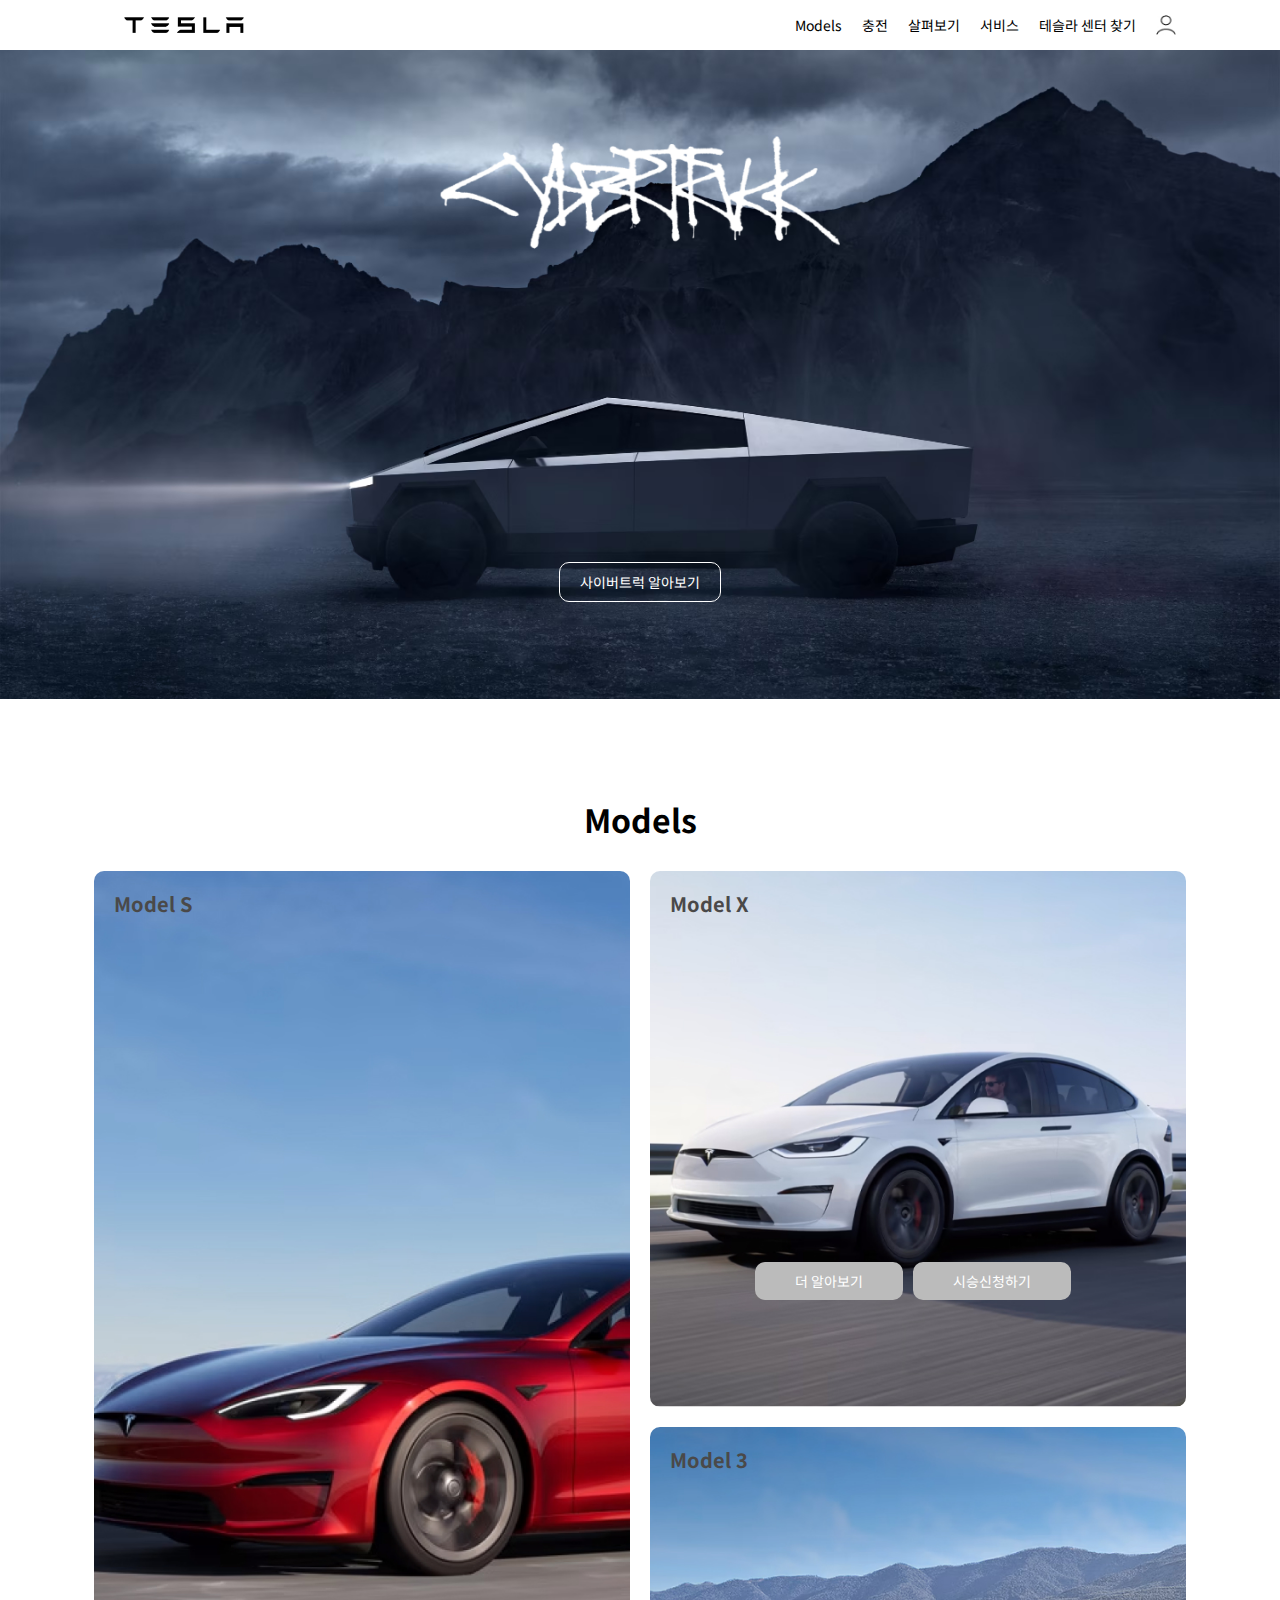
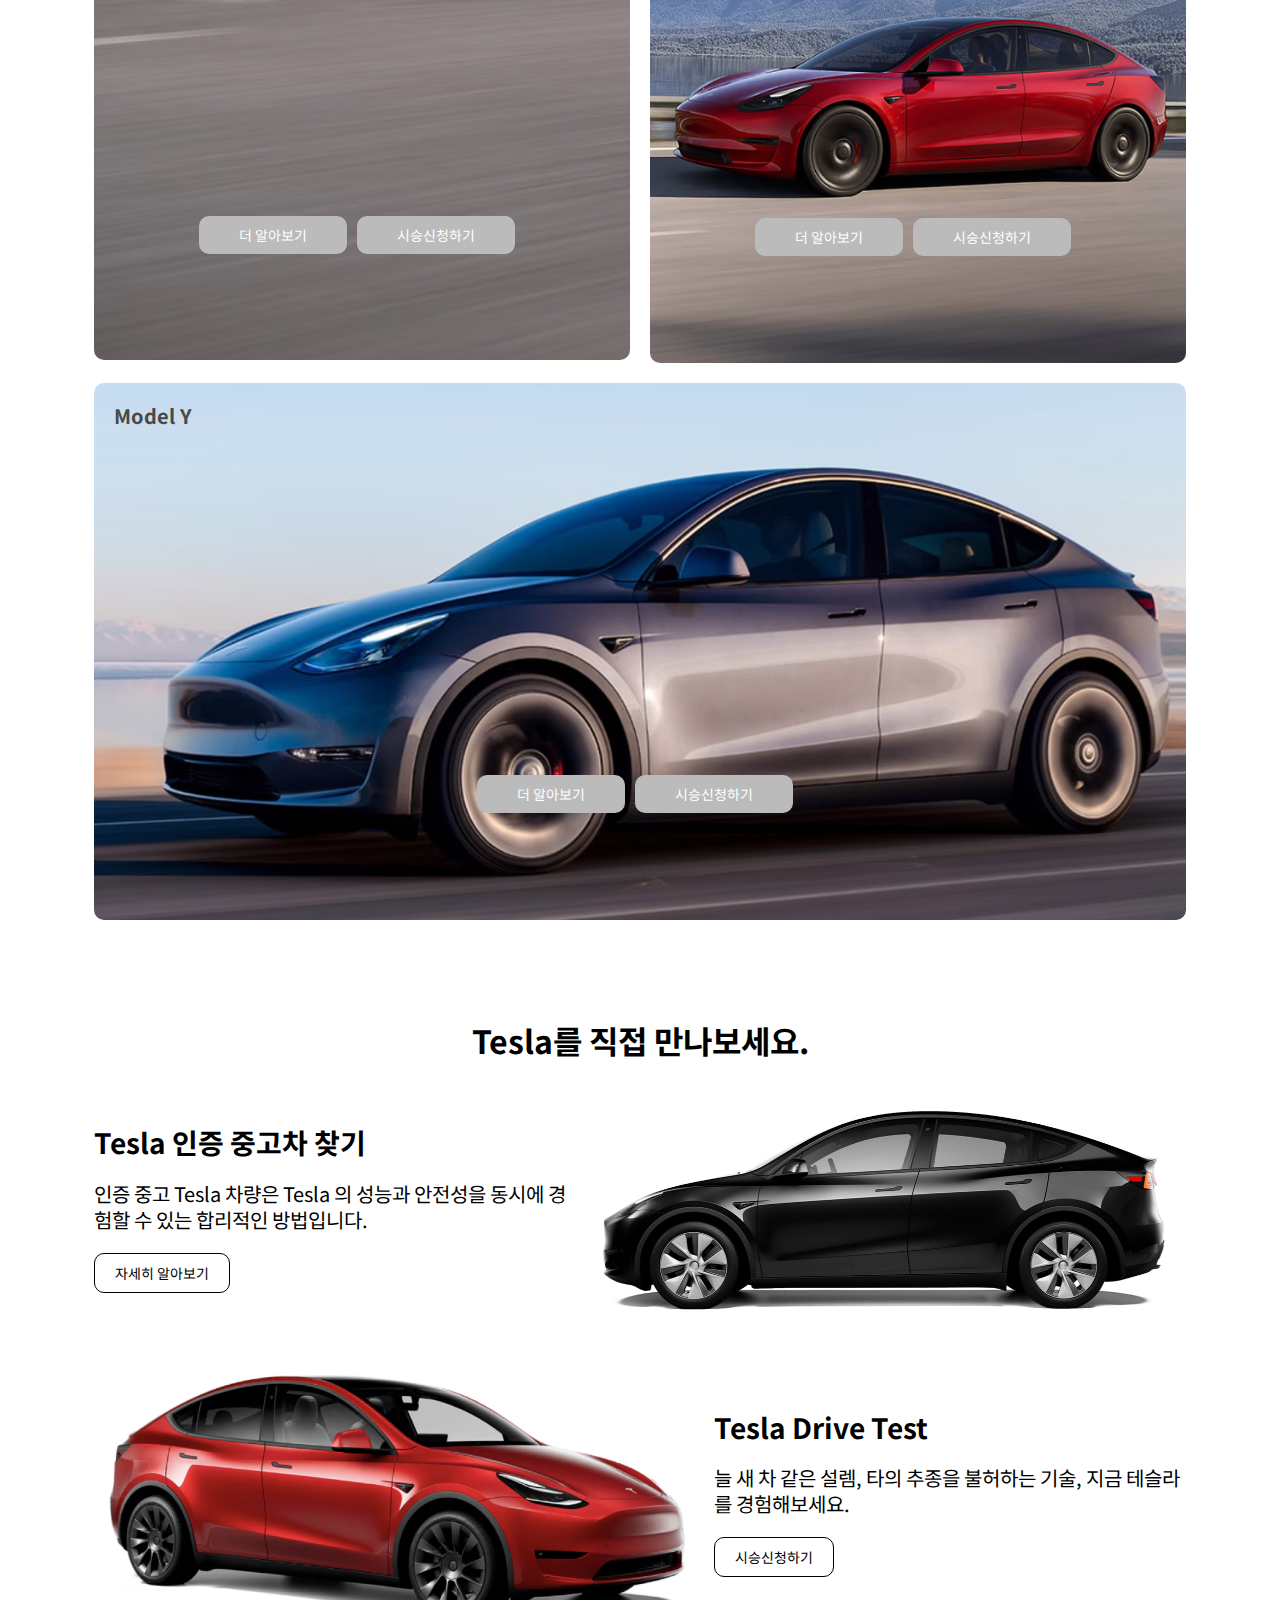
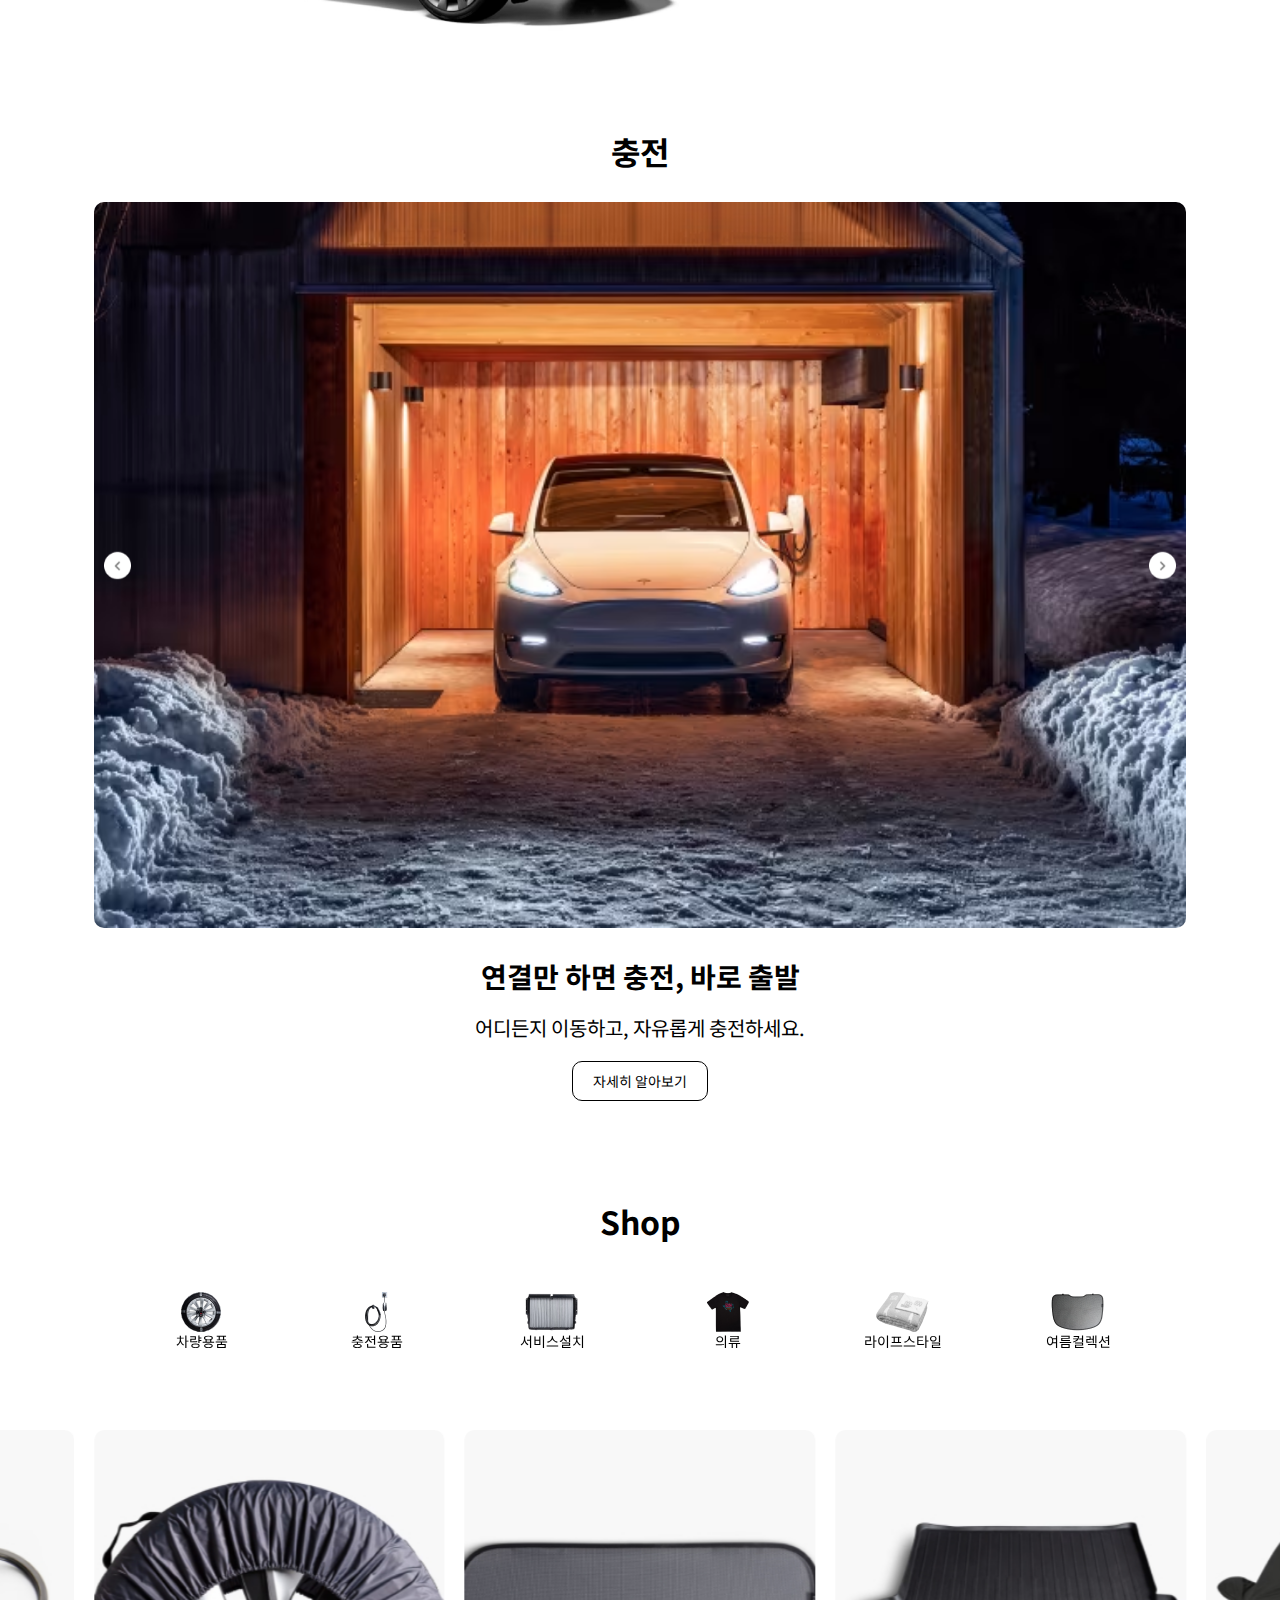
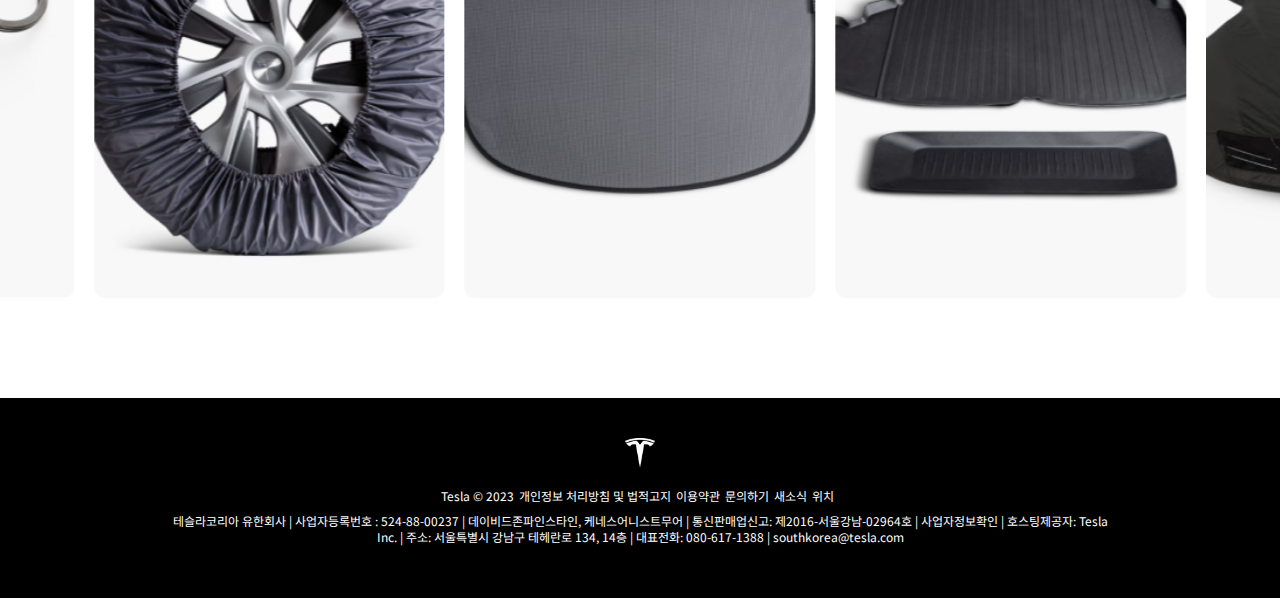
<file: index.html>
<!DOCTYPE html>
<html lang="en">
<head>
    <meta charset="UTF-8">
    <meta name="viewport" content="width=device-width, initial-scale=1.0">
    <title>Document</title>
    <link rel="preconnect" href="https://fonts.googleapis.com">
    <link rel="preconnect" href="https://fonts.gstatic.com" crossorigin>
    <link href="https://fonts.googleapis.com/css2?family=Black+Han+Sans&family=Noto+Sans+KR:wght@100..900&display=swap" rel="stylesheet">
    <link rel="stylesheet" href="mobile.css">
    <link rel="stylesheet" href="desktop.css">
    <link rel="stylesheet" href="https://cdn.jsdelivr.net/npm/swiper/swiper-bundle.min.css">
</head>
<body>
    <div id="wrapper">
        <header>
            <div class="wrap">
                <h1>
                    <a href="#">
                        <img src="images/logo.jpg" alt="" class="pc">
                        <img src="images/whitelogo1.png" alt="" class="m">
                    </a>
                </h1>
                <div class="btn-menu">
                    <button>
                        <img src="images/Menu 2.svg" alt="">
                    </button>
                </div>
                <nav>
                    <div class="btn-close">
                        <button>
                            <img src="images/Vectorclose 1.jpg" alt="">
                        </button>
                    </div>
                    <div class="gnb">
                        <div class="box"><a href="#">Models</a></div>
                        <div class="box"><a href="#">충전</a></div>
                        <div class="box"><a href="#">살펴보기</a></div>
                        <div class="box"><a href="#">서비스</a></div>
                        <div class="box"><a href="#">테슬라 센터 찾기</a></div>
                    </div>
                    <div class="util">
                        <div class="login"><a href="#">로그인<img src="images/meme.jpg" alt="" class="pc"></a></div>
                    </div>
                </nav>
            </div>
        </header>
        <div class="banner">
            <h2>
                <a href="#">
                    <img src="images/Group truck 1.jpg" alt="" class="pc">
                    <img src="images/mtruck1.jpg" alt="" class="m">
                </a>
            </h2>
            <div class="btn-plus"><a href="#">사이버트럭 알아보기</a></div>
        </div>
        <div class="main">
            <span>Models</span>
            <div class="models">
                <h3>Model S</h3>
                <div class="box1">
                    <div class="thumb">
                        <p>Model S</p>
                        <img src="images/models pc .jpg" alt="" class="pc">
                        <img src="images/models .jpg" alt="" class="m">
                    </div>
                    <div class="btn">
                        <div class="box"><a href="#">더 알아보기</a></div>
                        <div class="box"><a href="#">시승신청하기</a></div>
                    </div>
                    <div class="btn-m">
                        <div class="box"><a href="#">더 알아보기</a></div>
                        <div class="box"><a href="#">시승신청하기</a></div>
                    </div>
                </div>
                <h3>Model X</h3>
                <div class="box2">
                    <div class="thumb">
                        <p>Model X</p>
                        <img src="images/modelx pc jpg.jpg" alt="" class="pc">
                        <img src="images/modle x .jpg" alt="" class="m">
                    </div>
                    <div class="btn">
                        <div class="box"><a href="#">더 알아보기</a></div>
                        <div class="box"><a href="#">시승신청하기</a></div>
                    </div>
                    <div class="btn-m">
                        <div class="box"><a href="#">더 알아보기</a></div>
                        <div class="box"><a href="#">시승신청하기</a></div>
                    </div>
                </div>
                <h3>Model 3</h3>
                <div class="box3">
                    <div class="thumb">
                        <p>Model 3</p>
                        <img src="images/model3 pc .jpg" alt="" class="pc">
                        <img src="images/model3 .jpg" alt="" class="m">
                    </div>
                    <div class="btn">
                        <div class="box"><a href="#">더 알아보기</a></div>
                        <div class="box"><a href="#">시승신청하기</a></div>
                    </div>
                    <div class="btn-m">
                        <div class="box"><a href="#">더 알아보기</a></div>
                        <div class="box"><a href="#">시승신청하기</a></div>
                    </div>
                </div>
                <h3>Model Y</h3>
                <div class="box4">
                    <div class="thumb">
                        <p>Model Y</p>
                        <img src="images/modelyPcpc 1 .jpg" alt="" class="pc">
                        <img src="images/Model y .jpg" alt="" class="m">
                    </div>
                    <div class="btn">
                        <div class="box"><a href="#">더 알아보기</a></div>
                        <div class="box"><a href="#">시승신청하기</a></div>
                    </div>
                    <div class="btn-m">
                        <div class="box"><a href="#">더 알아보기</a></div>
                        <div class="box"><a href="#">시승신청하기</a></div>
                    </div>
                </div>
            </div>
            <div class="drive">
                <h2>Tesla를 직접 만나보세요.</h2>
                <div class="box1">
                    <div class="pic">
                        <img src="images/compositor jpg.jpg" alt="" >
                    </div>
                    <div class="txt">
                        <h3>Tesla 인증 중고차 찾기</h3>
                        <p>
                            인증 중고 Tesla 차량은 Tesla 의 성능과 안전성을 동시에 경험할 수 있는 합리적인 방법입니다.
                        </p>
                        <div class="btn"><a href="#">자세히 알아보기</a></div>
                    </div>
                </div>
                <div class="box2">
                    <div class="pic">
                        <img src="images/mainbox2 2.jpg" alt="" >
                    </div>
                    <div class="txt">
                        <h3>Tesla Drive Test</h3>
                        <p>
                            늘 새 차 같은 설렘, 타의 추종을 불허하는 기술, 지금 테슬라를 경험해보세요.
                        </p>
                        <div class="btn"><a href="#">시승신청하기</a></div>
                    </div>
                </div>
            </div>
            <div class="charging">
                <h2>충전</h2>
                <div class="swiper mySwiper">
                    <div class="swiper-wrapper">
                        <div class="swiper-slide"><img src="images/mcharging111.jpg" alt="" class="m"></div>
                        <div class="swiper-slide"><img src="images/mcharging222.jpg" alt="" class="m"></div>
                        <div class="swiper-slide"><img src="images/mcharging333.jpg" alt="" class="m"></div>
                        <div class="swiper-slide"><img src="images/mcharging444.jpg" alt="" class="m"></div>
                        <div class="swiper-slide"><img src="images/mcharging555.jpg" alt="" class="m"></div>
                    </div>
                    <div class="swiper-button-next"></div>
                    <div class="swiper-button-prev"></div>
                </div>
                <div class="swiper mySwiper">
                    <div class="swiper-wrapper">
                        <div class="swiper-slide"><img src="images/charging1.png" alt="" class="pc"></div>
                        <div class="swiper-slide"><img src="images/charging2.png" alt="" class="pc"></div>
                        <div class="swiper-slide"><img src="images/charging3.png" alt="" class="pc"></div>
                        <div class="swiper-slide"><img src="images/charging4.png" alt="" class="pc"></div>
                        <div class="swiper-slide"><img src="images/charging5.png" alt="" class="pc"></div>
                    </div>
                    <div class="swiper-button-next"></div>
                    <div class="swiper-button-prev"></div>
                </div>
                <div class="txt">
                    <h3>연결만 하면 충전, 바로 출발 </h3>
                    <div class="box">어디든지 이동하고, 자유롭게 충전하세요.</div>
                    <div class="btn"><a href="#">자세히 알아보기</a></div>
                </div>
            </div>
            <div class="shop">
                <h2>Shop</h2>
                <div class="swiper mySwiper1">
                    <div class="swiper-wrapper">
                        <div class="swiper-slide">차량용품<button><img src="images/1111.png" alt=""></button></div>
                        <div class="swiper-slide">충전용품<button><img src="images/2222.png" alt=""></button></div>
                        <div class="swiper-slide">서비스설치<button><img src="images/acc3.png" alt=""></button></div>
                        <div class="swiper-slide">의류<button><img src="images/tee.png" alt=""></button></div>
                        <div class="swiper-slide">라이프스타일<button><img src="images/acc5.png" alt=""></button></div>
                        <div class="swiper-slide">여름컬렉션<button><img src="images/acc6.png" alt=""></button></div>
                    </div>
                </div>
                <div class="thumb">
                    <div class="shopswiper1">
                        <div class="swiper-wrapper">
                            <div class="swiper-slide">
                                <a href="#">
                                    <img src="images/2-1.jpg" alt="">
                                    <div class="layer">
                                        <div class="txt">
                                            <div class="box">Model S 선셰이드</div>
                                            <div class="box">자세히 알아보기</div>
                                        </div>
                                    </div>
                                </a>
                            </div>
                            <div class="swiper-slide">
                                <a href="#">
                                    <img src="images/2-2.jpg" alt="">
                                    <div class="layer">
                                        <div class="txt">
                                            <div class="box">Model S 사계절 후면 트렁크 라이너 세트</div>
                                            <div class="box">자세히 알아보기</div>
                                        </div>
                                    </div>
                                </a>
                            </div>
                            <div class="swiper-slide">
                                <a href="#">
                                    <img src="images/2-3.jpg" alt="">
                                    <div class="layer">
                                        <div class="txt">
                                            <div class="box">Model S 차량 커버</div>
                                            <div class="box">자세히 알아보기</div>
                                        </div>
                                    </div>
                                </a>
                            </div>
                            <div class="swiper-slide">
                                <a href="#">
                                    <img src="images/2-4.jpg" alt="">
                                    <div class="layer">
                                        <div class="txt">
                                            <div class="box">Model S/3/Y 펫 매트</div>
                                            <div class="box">자세히 알아보기</div>
                                        </div>
                                    </div>
                                </a>
                            </div>
                            <div class="swiper-slide">
                                <a href="#">
                                    <img src="images/2-5.jpg" alt="">
                                    <div class="layer">
                                        <div class="txt">
                                            <div class="box">Model 3/Y 에어필터</div>
                                            <div class="box">자세히 알아보기</div>
                                        </div>
                                    </div>
                                </a>
                            </div>
                            <div class="swiper-slide">
                                <a href="#">
                                    <img src="images/2-6.jpg" alt="">
                                    <div class="layer">
                                        <div class="txt">
                                            <div class="box">2017-2023 | Model 3 키밴드</div>
                                            <div class="box">자세히 알아보기</div>
                                        </div>
                                    </div>
                                </a>
                            </div>
                            <div class="swiper-slide">
                                <a href="#">
                                    <img src="images/2-7.jpg" alt="">
                                    <div class="layer">
                                        <div class="txt">
                                            <div class="box">타이어 토트</div>
                                            <div class="box">자세히 알아보기</div>
                                        </div>
                                    </div>
                                </a>
                            </div>
                        </div>
                    </div>
                    <div class="shopswiper2">
                        <div class="swiper-wrapper">
                            <div class="swiper-slide">
                                <a href="#">
                                    <img src="images/1-1.jpg" alt="">
                                    <div class="layer">
                                        <div class="txt">
                                            <div class="box">J1772 어댑터</div>
                                            <div class="box">자세히 알아보기</div>
                                        </div>
                                    </div>
                                </a>
                            </div>
                            <div class="swiper-slide">
                                <a href="#">
                                    <img src="images/1-2.jpg" alt="">
                                    <div class="layer">
                                        <div class="txt">
                                            <div class="box">월 커넥터 케이블 오거나이저</div>
                                            <div class="box">자세히 알아보기</div>
                                        </div>
                                    </div>
                                </a>
                            </div>
                            <div class="swiper-slide">
                                <a href="#">
                                    <img src="images/1-3.jpg" alt="">
                                    <div class="layer">
                                        <div class="txt">
                                            <div class="box">윌 커넥터</div>
                                            <div class="box">자세히 알아보기</div>
                                        </div>
                                    </div>
                                </a>
                            </div>
                            <div class="swiper-slide">
                                <a href="#">
                                    <img src="images/1-4.jpg" alt="">
                                    <div class="layer">
                                        <div class="txt">
                                            <div class="box">월 커넥터 글래스 페이스플레이트</div>
                                            <div class="box">자세히 알아보기</div>
                                        </div>
                                    </div>
                                </a>
                            </div>
                            <div class="swiper-slide">
                                <a href="#">
                                    <img src="images/1-5.jpg" alt="">
                                    <div class="layer">
                                        <div class="txt">
                                            <div class="box">월 커넥터 고정 키트</div>
                                            <div class="box">자세히 알아보기</div>
                                        </div>
                                    </div>
                                </a>
                            </div>
                            <div class="swiper-slide">
                                <a href="#">
                                    <img src="images/1-6.jpg" alt="">
                                    <div class="txt">
                                    <div class="box">CHAdeMO 어댑터</div>
                                    <div class="box">자세히 알아보기</div>
                                    </div>
                                </a>
                            </div>
                            <div class="swiper-slide">
                                <a href="#">
                                    <img src="images/1-7.jpg" alt="">
                                    <div class="layer">
                                        <div class="txt">
                                            <div class="box">CHAdeMO 어댑터</div>
                                            <div class="box">자세히 알아보기</div>
                                        </div>
                                    </div>
                                </a>
                            </div>
                        </div>
                    </div><!--swiper3-->
                    <div class="shopswiper3">
                        <div class="swiper-wrapper">
                            <div class="swiper-slide">
                                <a href="#">
                                    <img src="images/3-1.jpg" alt="">
                                    <div class="layer">
                                        <div class="txt">
                                            <div class="box">2012-2020 | Model S HEPA 에어필터</div>
                                            <div class="box">자세히 알아보기</div>
                                        </div>
                                    </div>
                                </a>
                            </div>
                            <div class="swiper-slide">
                                <a href="#">
                                    <img src="images/3-2.jpg" alt="">
                                    <div class="layer">
                                        <div class="txt">
                                            <div class="box">Model 3 카본 파이버 스포일러</div>
                                            <div class="box">자세히 알아보기</div>
                                        </div>
                                    </div>
                                </a>
                            </div>
                            <div class="swiper-slide">
                                <a href="#">
                                    <img src="images/3-3.jpg" alt="">
                                    <div class="layer">
                                        <div class="txt">
                                            <div class="box">타이어 공기압 모니터링 시스템 (TPMS)</div>
                                            <div class="box">자세히 알아보기</div>
                                        </div>
                                    </div>
                                </a>
                            </div>
                            <div class="swiper-slide">
                                <a href="#">
                                    <img src="images/3-4.jpg" alt="">
                                    <div class="layer">
                                        <div class="txt">
                                            <div class="box">Model S/X 퍼포먼스 페달 세트</div>
                                            <div class="box">자세히 알아보기</div>
                                        </div>
                                    </div>
                                </a>
                            </div>
                            <div class="swiper-slide">
                                <a href="#">
                                    <img src="images/3-5.jpg" alt="">
                                    <div class="layer">
                                        <div class="txt">
                                            <div class="box">Model Y 토우 패키지</div>
                                            <div class="box">자세히 알아보기</div>
                                        </div>
                                    </div>
                                </a>
                            </div>
                        </div>
                    </div><!---swiper4-->
                    <div class="shopswiper4">
                        <div class="swiper-wrapper">
                            <div class="swiper-slide">
                                <a href="#">
                                    <img src="images/4-1.jpg" alt="">
                                    <div class="layer">
                                        <div class="txt">
                                            <div class="box">남성용 Plaid 쿼터 마일 티셔츠</div>
                                            <div class="box">자세히 알아보기</div>
                                        </div>
                                    </div>
                                </a>
                            </div>
                            <div class="swiper-slide">
                                <a href="#">
                                    <img src="images/4-2.jpg" alt="">
                                    <div class="layer">
                                        <div class="txt">
                                            <div class="box">남성용 3D 라지 워드마크 티셔츠</div>
                                            <div class="box">자세히 알아보기</div>
                                        </div>
                                    </div>
                                </a>
                            </div>
                            <div class="swiper-slide">
                                <a href="#">
                                    <img src="images/4-3.jpg" alt="">
                                    <div class="layer">
                                        <div class="txt">
                                            <div class="box">여성용 Corp 재킷</div>
                                            <div class="box">자세히 알아보기</div>
                                        </div>
                                    </div>
                                </a>
                            </div>
                            <div class="swiper-slide">
                                <a href="#">
                                    <img src="images/4-4.jpg" alt="">
                                    <div class="layer">
                                        <div class="txt">
                                            <div class="box">Cybertruck Graffiti 후디</div>
                                            <div class="box">자세히 알아보기</div>
                                        </div>
                                    </div>
                                </a>
                            </div>
                            <div class="swiper-slide">
                                <a href="#">
                                    <img src="images/4-5.jpg" alt="">
                                    <div class="layer">
                                        <div class="txt">
                                            <div class="box">Relaxed T 로고 모자</div>
                                            <div class="box">자세히 알아보기</div>
                                        </div>
                                    </div>
                                </a>
                            </div>
                            <div class="swiper-slide">
                                <a href="#">
                                    <img src="images/4-6.jpg" alt="">
                                    <div class="layer">
                                        <div class="txt">
                                            <div class="box">Relaxed T 로고 모자</div>
                                            <div class="box">자세히 알아보기</div>
                                        </div>
                                    </div>
                                </a>
                            </div>
                            <div class="swiper-slide">
                                <a href="#">
                                    <img src="images/4-7.jpg" alt="">
                                    <div class="layer">
                                        <div class="txt">
                                            <div class="box">T Logo 커프드 비니</div>
                                            <div class="box">자세히 알아보기</div>
                                        </div>
                                    </div>
                                </a>
                            </div>
                        </div>
                    </div><!--swiper5-->
                    <div class="shopswiper5">
                        <div class="swiper-wrapper">
                            <div class="swiper-slide">
                                <a href="#">
                                    <img src="images/5-1.jpg" alt="">
                                    <div class="layer">
                                        <div class="txt">
                                            <div class="box">미디움 백팩</div>
                                            <div class="box">자세히 알아보기</div>
                                        </div>
                                    </div>
                                </a>
                            </div>
                            <div class="swiper-slide">
                                <a href="#">
                                    <img src="images/5-2.jpg" alt="">
                                    <div class="layer">
                                        <div class="txt">
                                            <div class="box">사이버소프트 블랭킷</div>
                                            <div class="box">자세히 알아보기</div>
                                        </div>
                                    </div>
                                </a>
                            </div>
                            <div class="swiper-slide">
                                <a href="#">
                                    <img src="images/5-3.jpg" alt="">
                                    <div class="layer">
                                        <div class="txt">
                                            <div class="box">1:18 Roadster 다이캐스트</div>
                                            <div class="box">자세히 알아보기</div>
                                        </div>
                                    </div>
                                </a>
                            </div>
                            <div class="swiper-slide">
                                <a href="#">
                                    <img src="images/5-4.jpg" alt="">
                                    <div class="layer">
                                        <div class="txt">
                                            <div class="box">1:18 Model Y 다이캐스트</div>
                                            <div class="box">자세히 알아보기</div>
                                        </div>
                                    </div>
                                </a>
                            </div>
                            <div class="swiper-slide">
                                <a href="#">
                                    <img src="images/5-5.jpg" alt="">
                                    <div class="layer">
                                        <div class="txt">
                                            <div class="box">1:18 Model 3 다이캐스트</div>
                                            <div class="box">자세히 알아보기</div>
                                        </div>
                                    </div>
                                </a>
                            </div>
                            <div class="swiper-slide">
                                <a href="#">
                                    <img src="images/5-6.jpg" alt="">
                                    <div class="layer">
                                        <div class="txt">
                                            <div class="box">On the Road 텀블러</div>
                                            <div class="box">자세히 알아보기</div>
                                        </div>
                                    </div>
                                </a>
                            </div>
                            <div class="swiper-slide">
                                <a href="#">
                                    <img src="images/5-7.jpg" alt="">
                                    <div class="layer">
                                        <div class="txt">
                                            <div class="box">데스크탑 수퍼차저</div>
                                            <div class="box">자세히 알아보기</div>
                                        </div>
                                    </div>
                                </a>
                            </div>
                        </div>
                    </div><!--script6-->
                    <div class="shopswiper6">
                        <div class="swiper-wrapper">
                            <div class="swiper-slide">
                                <a href="#">
                                    <img src="images/7-1.jpg" alt="">
                                    <div class="layer">
                                        <div class="txt">
                                            <div class="box">2017-2020 | Model 3 글래스 루프 선셰이드</div>
                                            <div class="box">자세히 알아보기</div>
                                        </div>
                                    </div>
                                </a>
                            </div>
                            <div class="swiper-slide">
                                <a href="#">
                                    <img src="images/7-2.jpg" alt="">
                                    <div class="layer">
                                        <div class="txt">
                                            <div class="box">Model Y 선셰이드</div>
                                            <div class="box">자세히 알아보기</div>
                                        </div>
                                    </div>
                                </a>
                            </div>
                            <div class="swiper-slide">
                                <a href="#">
                                    <img src="images/7-3.jpg" alt="">
                                    <div class="layer">
                                        <div class="txt">
                                            <div class="box">Model 3/Y 에어필터</div>
                                            <div class="box">자세히 알아보기</div>
                                        </div>
                                    </div>
                                </a>
                            </div>
                            <div class="swiper-slide">
                                <a href="#">
                                    <img src="images/7-4.jpg" alt="">
                                    <div class="layer">
                                        <div class="txt">
                                            <div class="box">남성용 Plaid 쿼터 마일 티셔츠</div>
                                            <div class="box">자세히 알아보기</div>
                                        </div>
                                    </div>
                                </a>
                            </div>
                            <div class="swiper-slide">
                                <a href="#">
                                    <img src="images/7-5.jpg" alt="">
                                    <div class="layer">
                                        <div class="txt">
                                            <div class="box">남성용 Cybertruck Owl 티셔츠</div>
                                            <div class="box">자세히 알아보기</div>
                                        </div>
                                    </div>
                                </a>
                            </div>
                            <div class="swiper-slide">
                                <a href="#">
                                    <img src="images/7-6.jpg" alt="">
                                    <div class="layer">
                                        <div class="txt">
                                            <div class="box">남성용 Cyber Rodeo 티셔츠</div>
                                            <div class="box">자세히 알아보기</div>
                                        </div>
                                    </div>
                                </a>
                            </div>
                        </div>
                    </div><!--script7-->
                </div><!--thumb-->
            </div><!--shop-->
        </div><!--main-->
        <div class="footer">
            <div class="pic">
                <div class="box"><img src="images/whitelogo1.png" alt=""></div>
            </div>
            <div class="txt1">
                <div class="top">
                    <div class="box"><a href="#">Tesla © 2023</a></div>
                    <div class="box"><a href="#">개인정보 처리방침 및 법적고지</a></div>
                </div>
                <div class="bottom">
                    <div class="box"><a href="#">이용약관</a></div>
                    <div class="box"><a href="#">문의하기</a></div>
                    <div class="box"><a href="#">새소식</a></div>
                    <div class="box"><a href="#">위치 </a></div>
                </div>
            </div>
            <div class="txt2">
                <div class="bottom">
                    <p>
                        테슬라코리아 유한회사 | 사업자등록번호 : 524-88-00237 | 데이비드존파인스타인, 케네스어니스트무어 | 통신판매업신고: 제2016-서울강남-02964호 | 
                        <a href="#">사업자정보확인</a> | 호스팅제공자: Tesla Inc. | 주소: 서울특별시 강남구 테헤란로 134, 14층 | 대표전화: 080-617-1388 | <a href="#">southkorea@tesla.com</a>
                    </p>
                </div>
            </div>
        </div>
    </div>
    <script src="https://cdn.jsdelivr.net/npm/swiper/swiper-bundle.min.js"></script>
    <script src="https://code.jquery.com/jquery-3.4.1.js"integrity="sha256-WpOohJOqMqqyKL9FccASB9O0KwACQJpFTUBLTYOVvVU="crossorigin="anonymous"></script>
    <script>
        document.querySelector(".btn-menu").addEventListener("click", () => {
            document.querySelector("nav").style.display = "block"
        });
        document.querySelector(".btn-close").addEventListener("click",() => {
            document.querySelector("nav").style.display = "none"
        });
        
        var swiper = new Swiper(".mySwiper", {
          slidesPerView: 1,
          spaceBetween: 30,
          loop: true,
          navigation: {
            nextEl: ".swiper-button-next",
            prevEl: ".swiper-button-prev",
          },
        });
        var swiper1 = new Swiper(".mySwiper1", {
            slidesPerView: 3,  
            slidesPerGroup: 3,
            spaceBetween: 10,
            centeredSlides: false,
            autoplay: {
                delay: 2500,
                disableOnInteraction: false,
            },
            pagination: {
                el: ".swiper-pagination",
                clickable: true,
            },
            breakpoints: {
                640: {
                    slidesPerView: 3,
                    spaceBetween: 10,
                },
                768: {
                    slidesPerView: 4,
                    spaceBetween: 0,
                },
                1024: {
                    slidesPerView: 6,
                    spaceBetween: 0,
                },
            },
        });
        
        var swiper2 = new Swiper(".shopswiper1", {
            slidesPerView: 3,
            // slidesPerGroup: 3,
            spaceBetween: 20,
            loop: true,
            centeredSlides: true,
            autoplay: {
                delay: 2500,
                disableOnInteraction: false,
            },
            
        });
        
        var swiper3 = new Swiper(".shopswiper2", {
            slidesPerView: 3,
            // slidesPerGroup: 3,
            spaceBetween: 20,
            loop: true,
            centeredSlides: true,
            autoplay: {
            delay: 2500,
            disableOnInteraction: false,
            },  
        });
        var swiper4 = new Swiper(".shopswiper3", {
            slidesPerView: 3,
            // slidesPerGroup: 3,
            spaceBetween: 20,
            loop: true,
            centeredSlides: true,
            autoplay: {
            delay: 2500,
            disableOnInteraction: false,
            },  
        });
        var swiper5 = new Swiper(".shopswiper4", {
            slidesPerView: 3,
            // slidesPerGroup: 3,
            spaceBetween: 20,
            loop: true,
            centeredSlides: true,
            autoplay: {
            delay: 2500,
            disableOnInteraction: false,
            },  
        });
        var swiper6 = new Swiper(".shopswiper5", {
            slidesPerView: 3,
            // slidesPerGroup: 3,
            spaceBetween: 20,
            loop: true,
            centeredSlides: true,
            autoplay: {
            delay: 2500,
            disableOnInteraction: false,
            },  
        });
        var swiper7 = new Swiper(".shopswiper6", {
            slidesPerView: 3,
            // slidesPerGroup: 3,
            spaceBetween: 20,
            loop: true,
            centeredSlides: true,
            autoplay: {
            delay: 2500,
            disableOnInteraction: false,
            },  
        });
        $(".mySwiper1 .swiper-slide").on("click", function() {
            const i = $(this).index();//click 된 요소의 index 순서를 가져옴
            $(".thumb > div").eq(i).show();
            $(".thumb > div").eq(i).siblings().hide();
        });
    </script>
</body>
</html>
</file>
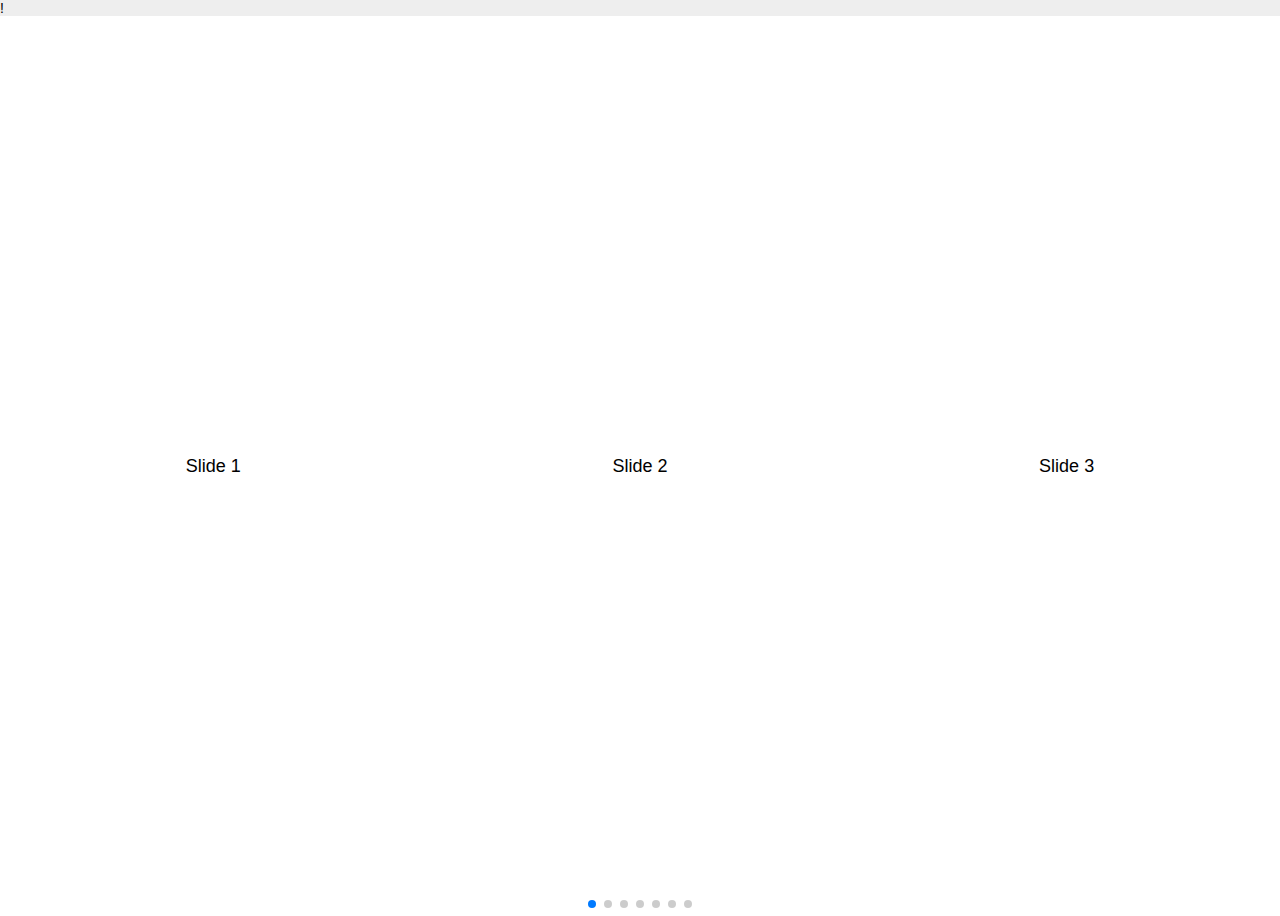
<file: test/slidetest.html>
!<!DOCTYPE html>
<html lang="en">

<head>
  <meta charset="utf-8" />
  <title>Swiper demo</title>
  <meta name="viewport" content="width=device-width, initial-scale=1, minimum-scale=1, maximum-scale=1" />
  <!-- Link Swiper's CSS -->
  <link rel="stylesheet" href="https://cdn.jsdelivr.net/npm/swiper@11/swiper-bundle.min.css" />

  <!-- Demo styles -->
  <style>
    html,
    body {
      position: relative;
      height: 100%;
    }

    body {
      background: #eee;
      font-family: Helvetica Neue, Helvetica, Arial, sans-serif;
      font-size: 14px;
      color: #000;
      margin: 0;
      padding: 0;
    }

    .swiper {
      width: 100%;
      height: 100%;
    }

    .swiper-slide {
      text-align: center;
      font-size: 18px;
      background: #fff;
      display: flex;
      justify-content: center;
      align-items: center;
    }

    .swiper-slide img {
      display: block;
      width: 100%;
      height: 100%;
      object-fit: cover;
    }
  </style>
</head>

<body>
  <!-- Swiper -->
  <div class="swiper mySwiper">
    <div class="swiper-wrapper">
      <div class="swiper-slide">Slide 1</div>
      <div class="swiper-slide">Slide 2</div>
      <div class="swiper-slide">Slide 3</div>
      <div class="swiper-slide">Slide 4</div>
      <div class="swiper-slide">Slide 5</div>
      <div class="swiper-slide">Slide 6</div>
      <div class="swiper-slide">Slide 7</div>
      <div class="swiper-slide">Slide 8</div>
      <div class="swiper-slide">Slide 9</div>
    </div>
    <div class="swiper-pagination"></div>
  </div>

  <!-- Swiper JS -->
  <script src="https://cdn.jsdelivr.net/npm/swiper@11/swiper-bundle.min.js"></script>

  <!-- Initialize Swiper -->
  <script>
    var swiper = new Swiper(".mySwiper", {
      spaceBetween: 30,
      breakpoints: {
                640: {
                    slidesPerView: 1,
                    spaceBetween: 10,
                },
                1024: {
                    slidesPerView: 3,
                    spaceBetween: 0,
                },
            },
      pagination: {
        el: ".swiper-pagination",
        clickable: true,
      },
    });
  </script>
</body>

</html>
</file>
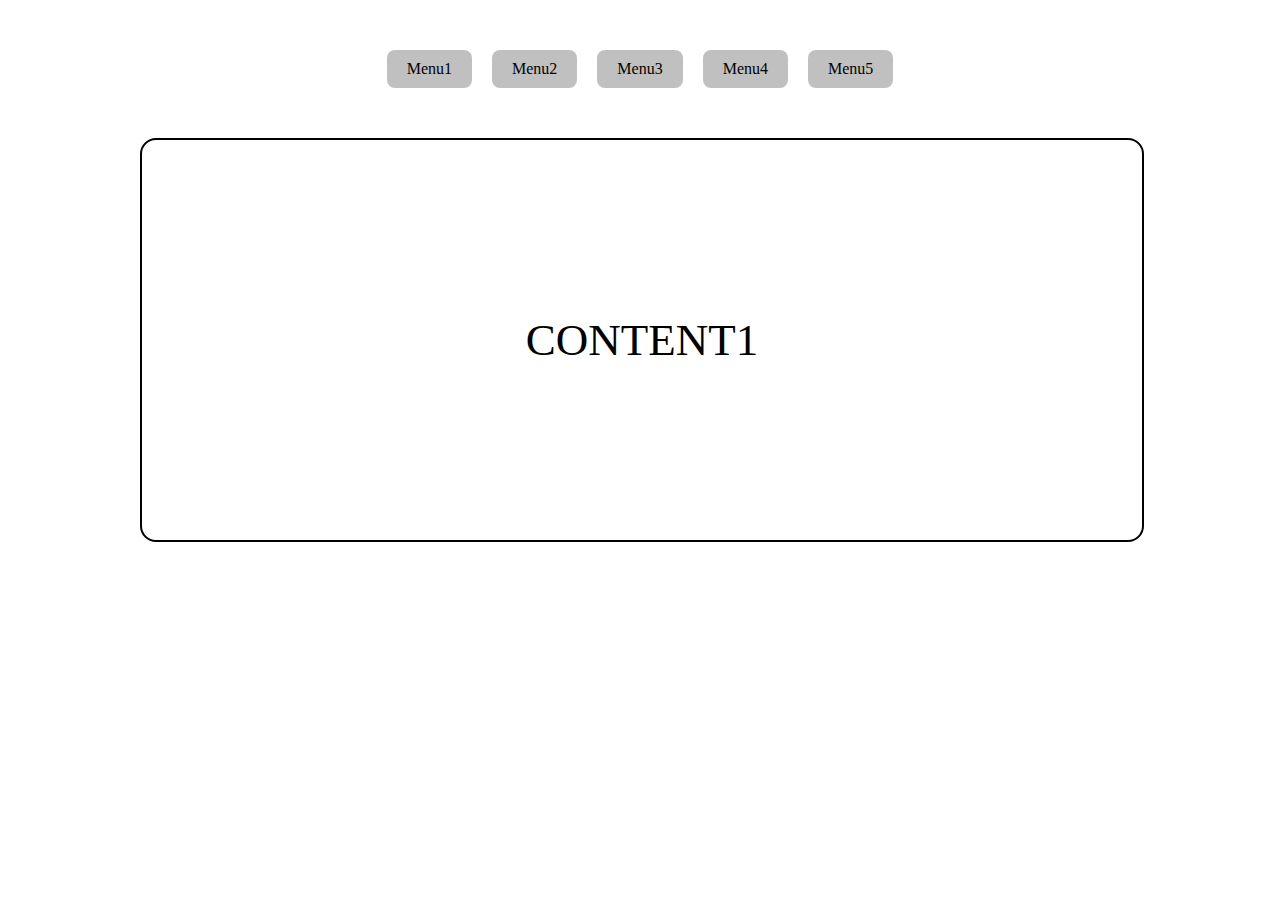
<file: test/test.html>
<!DOCTYPE html>
<html lang="en">
<head>
    <meta charset="UTF-8">
    <meta name="viewport" content="width=device-width, initial-scale=1.0">
    <title>Document</title>
    <style>
        *{margin: 0; padding: 0;}

        .container{}
        .container .btn{display: flex; justify-content: center; margin: 50px 0;}
        .container .btn .tab{
            padding: 10px 20px;
            border-radius: 8px;
            background-color: #c0c0c0;
            margin: 0 10px;
        }
        .container .content{
            width: 1000px;
            margin: 0 auto;
        }
        .container .content .box{
            width: 1000px;
            height: 400px;
            display: flex;
            align-items: center;
            justify-content: center;
            font-size: 45px;
            border: 2px solid #000;
            border-radius: 16px;
            display: none;
        }

        .container .content .box:nth-child(1){
            display: flex;
        }
    </style>
</head>
<body>
    <div class="container">
        <div class="btn">
            <div class="tab">Menu1</div>
            <div class="tab">Menu2</div>
            <div class="tab">Menu3</div>
            <div class="tab">Menu4</div>
            <div class="tab">Menu5</div>
        </div>
        <div class="content">
            <div class="box">CONTENT1</div>
            <div class="box">CONTENT2</div>
            <div class="box">CONTENT3</div>
            <div class="box">CONTENT4</div>
            <div class="box">CONTENT5</div>
        </div>
    </div>
    <script src="https://code.jquery.com/jquery-3.4.1.js"   
	integrity="sha256-WpOohJOqMqqyKL9FccASB9O0KwACQJpFTUBLTYOVvVU="   
	crossorigin="anonymous">
    </script>
    <script>
        // document.querySelector(".tab1").addEventListener("click", function() {
        //     document.querySelector(".box1").style.display = "flex";
        // })

        $(".tab").on("click", function() {
            const i = $(this).index();//click 된 요소의 index 순서를 가져옴

            $(".box").css("display", "none");
            $(".box").eq(i).css("display", "flex");
            // $(".box").eq(i).siblings().css("display", "none");
        });
    </script>
</body>
</html>
</file>
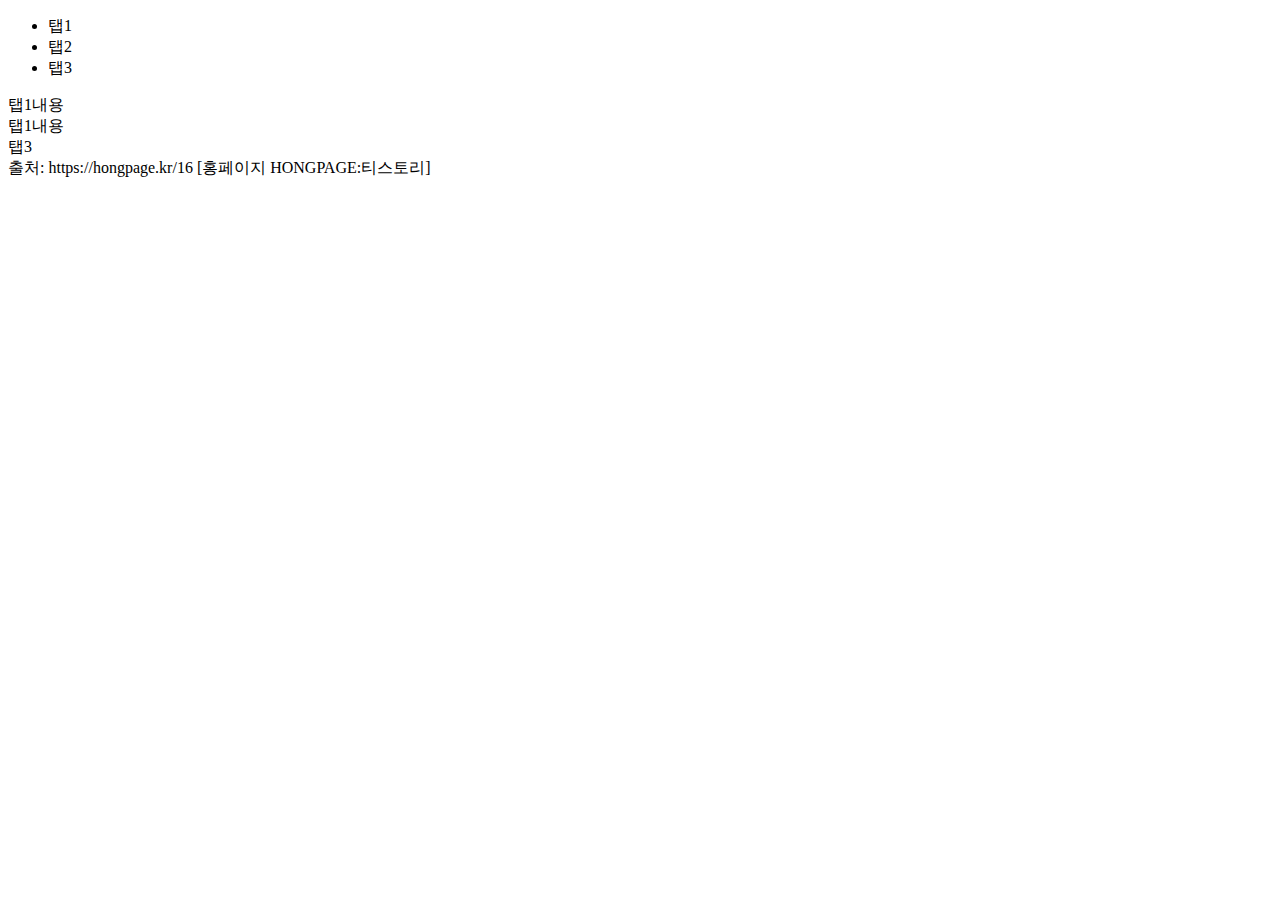
<file: test/ttest.html>
<!DOCTYPE html>
<html lang="en">
<head>
    <meta charset="UTF-8">
    <meta name="viewport" content="width=device-width, initial-scale=1.0">
    <title>Document</title>
</head>
<body>
    <ul class="tabs">
        <li class="active" rel="tab1">탭1</li>
        <li rel="tab2">탭2</li>
        <li rel="tab3">탭3</li>
      </ul>
      
      <div class="tab_container">
      
        <!-- #tab1 -->
        <div id="tab1" class="tab_content">
        탭1내용
        </div>
        <!-- #tab1 -->
        
        <!-- #tab2 -->
        <div id="tab2" class="tab_content">
        탭1내용
        </div>
        <!-- #tab2 -->
      
        <!-- #tab3 -->
        <div id="tab3" class="tab_content">
        탭3
        </div>
        <!-- #tab3 -->
      
      </div>
      출처: https://hongpage.kr/16 [홍페이지 HONGPAGE:티스토리]
</body>
</html>
</file>
<file: mobile.css>
*{
    margin: 0; padding: 0; list-style: none; color: inherit; text-decoration: none;
    line-height: 1.3; 
    box-sizing: border-box;
    font-family: "Noto Sans KR", sans-serif;
}
img{vertical-align: top;}
button{background-color: rgba(0,0,0,0); border: 0;}
#wrapper{
    overflow: hidden;
    max-width: 1920px;
    margin: 0 auto;
    min-width: 320px;
}
.tab{display: none;}
.pc{display: none;}
.m{display: block;}

header{}
header .wrap{
    height: 50px;
    display: flex;
    background-color: black;
    align-items: center;
    position: relative;
    z-index: 1;
}
header .wrap h1{
    position: absolute;
    top: 50%;
    left: 50%;
    transform: translate(-50%, -50%);
    font-size: 0;
}
header .wrap h1 a{
    padding: 10px;
    display: inline-block;
}
header .wrap h1 img{
    width: 30px;
}
header .wrap .btn-menu{}
header .wrap .btn-menu button{
    padding: 10px;
}
header .wrap nav{
    width: 100%;
    height: 100%;
    position: fixed;
    background-color: #ffffff;
    top: 0;
    color: black;
    padding: 20px;
    display: none;
    flex-direction: column;
    overflow: visible scroll;
    font-size: 14px;
}
header .wrap nav .btn-close{
    text-align: right;
}
header .wrap nav .btn-close button{
    padding: 10px;
}
header .wrap nav .gnb{
    font-size: 20px;
}
header .wrap nav .gnb .box{
    margin-bottom: 20px;
}
header .wrap nav .gnb .box:last-child{
    margin-bottom: 0;
}
header .wrap nav .util{
    font-size: 14px;
    padding: 10px;
    text-align: center;
    margin-top: 50px;
}
header .wrap nav .util a{
    padding: 10px;
}
header .wrap nav .box:first-child{font-size: 28px;}
header .wrap nav .box a{
    padding: 10px;
}
.banner{
    position: relative;
}
.banner h2 img{
    width: 100%;
}
.banner .btn-plus{
    width: 100%;
    position: absolute;
    bottom: 15%;


    text-align: center;
    left: 50%;
    transform: translate(-50%,0);
    font-size: 14px;
}
.banner .btn-plus a{
    padding: 10px 20px;
    display: inline-block;
    background-color: #ffffff;
    border-radius: 10px;
}
.main{
    padding: 20px;
}
span{display: none;}
.main .models{}
.main .models h3{
    text-align: center;
    font-size: 24px;
    margin: 30px 0px 20px 0px;
}
.main .models div{
    position: relative;
}
.main .models div .thumb p{display: none;}
.main .models div .thumb img{
    width: 100%;
    border-radius: 10px;
}
.main .models div .btn{display: none;}
.main .models div .btn-m{
    font-size: 14px;
    position: absolute;
    bottom: 10%;
    text-align: center;
    left: 50%;
    transform: translate(-50%,0);
    width: 100%;
}
.main .models div .btn-m .box{
    color: black;
    margin-bottom: 10px;
}
.main .models div .btn-m .box:last-child{
    margin-bottom: 0
}
.main .models div .btn-m .box a{
    margin: 0 auto;
    padding: 10px 40px;
    border-radius: 10px;
    background-color: #ffffff;
    display: inline-block;
    width: 160px;
}

.main .drive h2{
    text-align: center;
    font-weight: bold;
    font-size: 24px;
    margin: 50px 0px 20px 0px;
}
.main .drive .pic{}
.main .drive .pic img{
    width: 100%;
    margin: 40px 0px 30px 0px;
}
.main .drive .txt p{display: none;}
.main .drive div .txt{
    text-align: center;
}
.main .drive div .txt h3{
    font-size: 18px;
    font-weight: bold;
    margin-bottom: 10px;
}
.main .drive div .txt .btn a{
    border: 1px solid black;
    border-radius: 10px;
    display: inline-block;
    padding: 10px 20px;
    font-size: 14px;
}
.main .drive .box2{
    display: flex;
    flex-direction: column;
}

.main .charging h2{
    margin: 50px 0px 20px 0px;
    text-align: center;
}
.main .charging .mySwiper{
    
}
.main .charging .mySwiper .swiper-wrapper .swiper-slide{
    text-align: center;      
}
.main .charging .mySwiper .swiper-wrapper .swiper-slide .pc{display: none;}
.main .charging .mySwiper .swiper-wrapper .swiper-slide img{
    border-radius: 10px;  
    width: 100%;  
}
.main .charging .swiper-button-next{
    background: url(./images/rightnw.png) no-repeat;
    background-size: 100%;
    background-position: center;
}
.main .charging .swiper-button-prev{
  background: url(./images/leftnw.png) no-repeat;
  background-size: 100%;
  background-position: center;
}
.main .charging .swiper-button-next::after{display: none;}
.main .charging .swiper-button-prev::after{display: none;}

.main .charging .txt{
    text-align: center;
}
.main .charging .txt h3{
    margin: 30px 0px 10px;
    font-size: 18px;
}
.main .charging .txt .box{display: none;}
.main .charging .txt .btn a{
    border: 1px solid black;
    border-radius: 10px;
    padding: 10px 20px;
    display: inline-block;
    font-size: 14px;
}
.main .shop h2{
    text-align: center;
    font-size: 24px;
    margin: 50px 0px 20px 0px;
}
.main .shop .mySwiper1{}
.main .shop .mySwiper1 .swiper-slide{
    display: flex;
    flex-direction: column-reverse;
    text-align: center;
    border-radius: 10px;
    width: calc(100% / 3);
    font-size: 14px;

}
.main .shop .thumb{display: none;}
.footer{
    height: 200px;
    background-color: black;
    margin-top: 50px;
    color: #ffffff;
    font-size: 12px;
    padding: 10px;
    text-align: center;

}
.footer .pic img{
    width: 30px;
}
.footer .pic .box{
    margin: 10px 10px;
}
.footer .txt1{
    margin-top: 10px;  
    width: 100%;
}
.footer .txt1 > div{
    display: flex;
    justify-content: center;
    align-items: center;
}
.footer .txt1 div .box{
    margin-right: 5px;
    white-space: nowrap;
}
.footer .txt1 .right .box:last-child{
    margin-right: 0;
}
.footer .txt2{
    margin-top: 10px;
}
.footer .txt2 p{
    margin: 0px 10px;
}
</file>
<file: desktop.css>
@media all and (min-width: 750px){
    .m{display: none;}
    .tab{display: none;}
    .pc{display: block;}

header{
    
}
header .wrap{
    width: 1092px;
    margin: 0 auto;
    background-color: white;
}
header .wrap h1{
    display: flex;
    position: unset;
    align-items: center;
    justify-content: left;
    transform: unset;
    padding: 0px 20px;
}
header .wrap h1 a{
    padding:10px;
}
header .wrap h1 img{
    width: 120px;
}
header .wrap .btn-menu{display: none;}
header .wrap nav .btn-close{display: none;}
header .wrap nav{
    display: flex;
    position: unset;
    justify-content: right;
    align-items: center;
    padding: 0;
    overflow: unset;
    flex-direction: unset;
}
header .wrap nav .gnb{
    display: flex;
    font-size: 14px;
}
header .wrap nav .gnb .box{
    margin-bottom: 0px;
}
header .wrap nav .box:first-child{font-size: inherit;}
header .wrap nav .gnb img{display: none;}
header .wrap nav .util{
    font-size: 0;
    margin-top: 0;
}
header .wrap nav .util a{
    display: inline;
}
header .wrap nav .util img{
    height: 20px;
}
.banner .btn-plus a{
    border: 1px solid white;
    color: white;
    background-color: unset;
}
.main{
    width: 1092px;
    text-align: center;
    padding: 0;
    margin: 0 auto;
}
.main span{
    display: block;
    font-size: 32px;
    font-weight: bold;
    margin: 100px 0px 30px 0px;
}
.main .models h3{display: none;}
.main .models{
    justify-content: center;
    display: grid;
    grid-template-columns: 1fr 1fr;
    gap: 20px;
}
.main .models .box h3{display: none;}
.main .models .box1{grid-row: span 2;}
.main .models .box4{grid-column: span 2;}
.main .models div .thumb{
    position: relative;
}
.main .models div .thumb p{
    display: block;
    position: absolute;
    font-size: 20px;
    font-weight: bold;
    padding: 20px;
    color: #4a4949;
}
.main .models .thumb img{
    width: 100%;
    border-radius: 10px;
}
.main .models .btn-m{display: none;}
.main .models div .btn{
    flex-direction: row;
    display: flex;
    align-items: center;
    justify-content: center;
    font-size: 14px;
    position: absolute;
    bottom: 20%;
    text-align: center;
    left: 50%;
    transform: translate(-50%,0);
    width: 100%;
    margin-top: 10px;
}
.main .models div .btn .box{
    margin-right: 10px;
    border-radius: 10px;
    background-color: #bbbbbb;
    color: #ffffff;
}
.main .models div .btn .box a{
    display: block;
    margin: 0 auto;
    padding: 10px 40px;
}
.main .models .box1 .btn{
    bottom: 10%;
}
.main .drive h2{
    font-size: 32px;
    margin: 100px 0px 30px 0px;
}
.main .drive div .txt p{display: block;}
.main .drive div .txt{
    text-align: left;
}
.main .drive div .pic img{
    margin: 0;
}
.main .drive .box1{
    display: flex;
    flex-direction: row-reverse;
    align-items: center;
    margin-bottom: 30px;
}
.main .drive .box1 .txt{
    margin-right: 20px;
}
.main .drive div .pic img{
    width: 600px;
}
.main .drive div .txt h3{
    font-size: 28px;
    margin-bottom: 20px;
}
.main .drive div .txt p{
    font-size: 20px;
    margin-bottom: 20px;
}
.main .drive .box2{
    display: flex;
    flex-direction: row;
    align-items: center;
}
.main .drive .box2 .txt{
    margin-left: 20px;
}
.main .charging .mySwiper .swiper-wrapper .swiper-slide .pc{display: block;}
.main .charging h2{
    font-size: 32px;
    margin: 100px 0px 30px;
}
.main .charging .txt h3{
    font-size: 28px;
    margin-bottom: 20px;
}
.main .charging .txt .box{
    display: block;
    font-size: 20px;
    margin-bottom: 20px;
}
.main .charging .txt .btn{
    font-size: 14px;
}
.main .shop h2{
    font-size: 32px;
    margin: 100px 0px 30px;
}
.main .shop .mySwiper1{
    padding: 20px;
}
.main .shop .thumb{display: block;}
.main .shop .thumb div{
    margin-top: 30px;
    overflow: unset;
}
.main .shop .thumb > div{display: none;}
.main .shop .thumb .shopswiper1{display: block;}
.main .shop .thumb div .swiper-wrapper .swiper-slide img{
    border-radius: 10px;
    width: 100%;
}
.main .shop .thumb div .swiper-wrapper .swiper-slide{
    position: relative;
}
.main .shop .thumb div .swiper-wrapper .swiper-slide .layer{
    position: absolute;
    top: 0;
    left: 0;
    width: 100%;
    height: 100%;
    justify-content: center;
    display: flex;
    align-items: center;
    background-color: rgba(0, 0, 0, 0.9);
    transition: opacity 0.6s;
    margin: 0;
    opacity: 0;
    border-radius: 10px;
}
.main .shop .thumb div .swiper-wrapper .swiper-slide .layer .txt{
    text-align: center;
    color: #ffffff;
    padding: 20px;
}
.main .shop .thumb div .swiper-wrapper .swiper-slide .layer .txt .box{
    margin: 0;
}
.main .shop .thumb div .swiper-wrapper .swiper-slide .layer .txt .box:first-child{
    font-weight: bold; 
    margin-bottom: 20px;
    font-size: 20px;
} 
.main .shop .thumb div .swiper-wrapper .swiper-slide .layer .txt .box:last-child{
    font-weight: normal;
    margin: 0;
    border-radius: 10px;
    background-color: #bbbbbb;
    display: inline-block;
    padding: 10px 20px;
    font-size: 16px;
}
.main .shop .thumb div .swiper-wrapper .swiper-slide:hover .layer{
    opacity: 1;
}
.footer{
    margin-top: 100px;
    padding: 20px;
}
.footer .pic .box{
    margin: 20px 20px;
}
.footer .txt1{
    display: flex;
    justify-content: center;
}
.footer .txt2 p{
    margin: 0px 150px;
}
}
</file>
